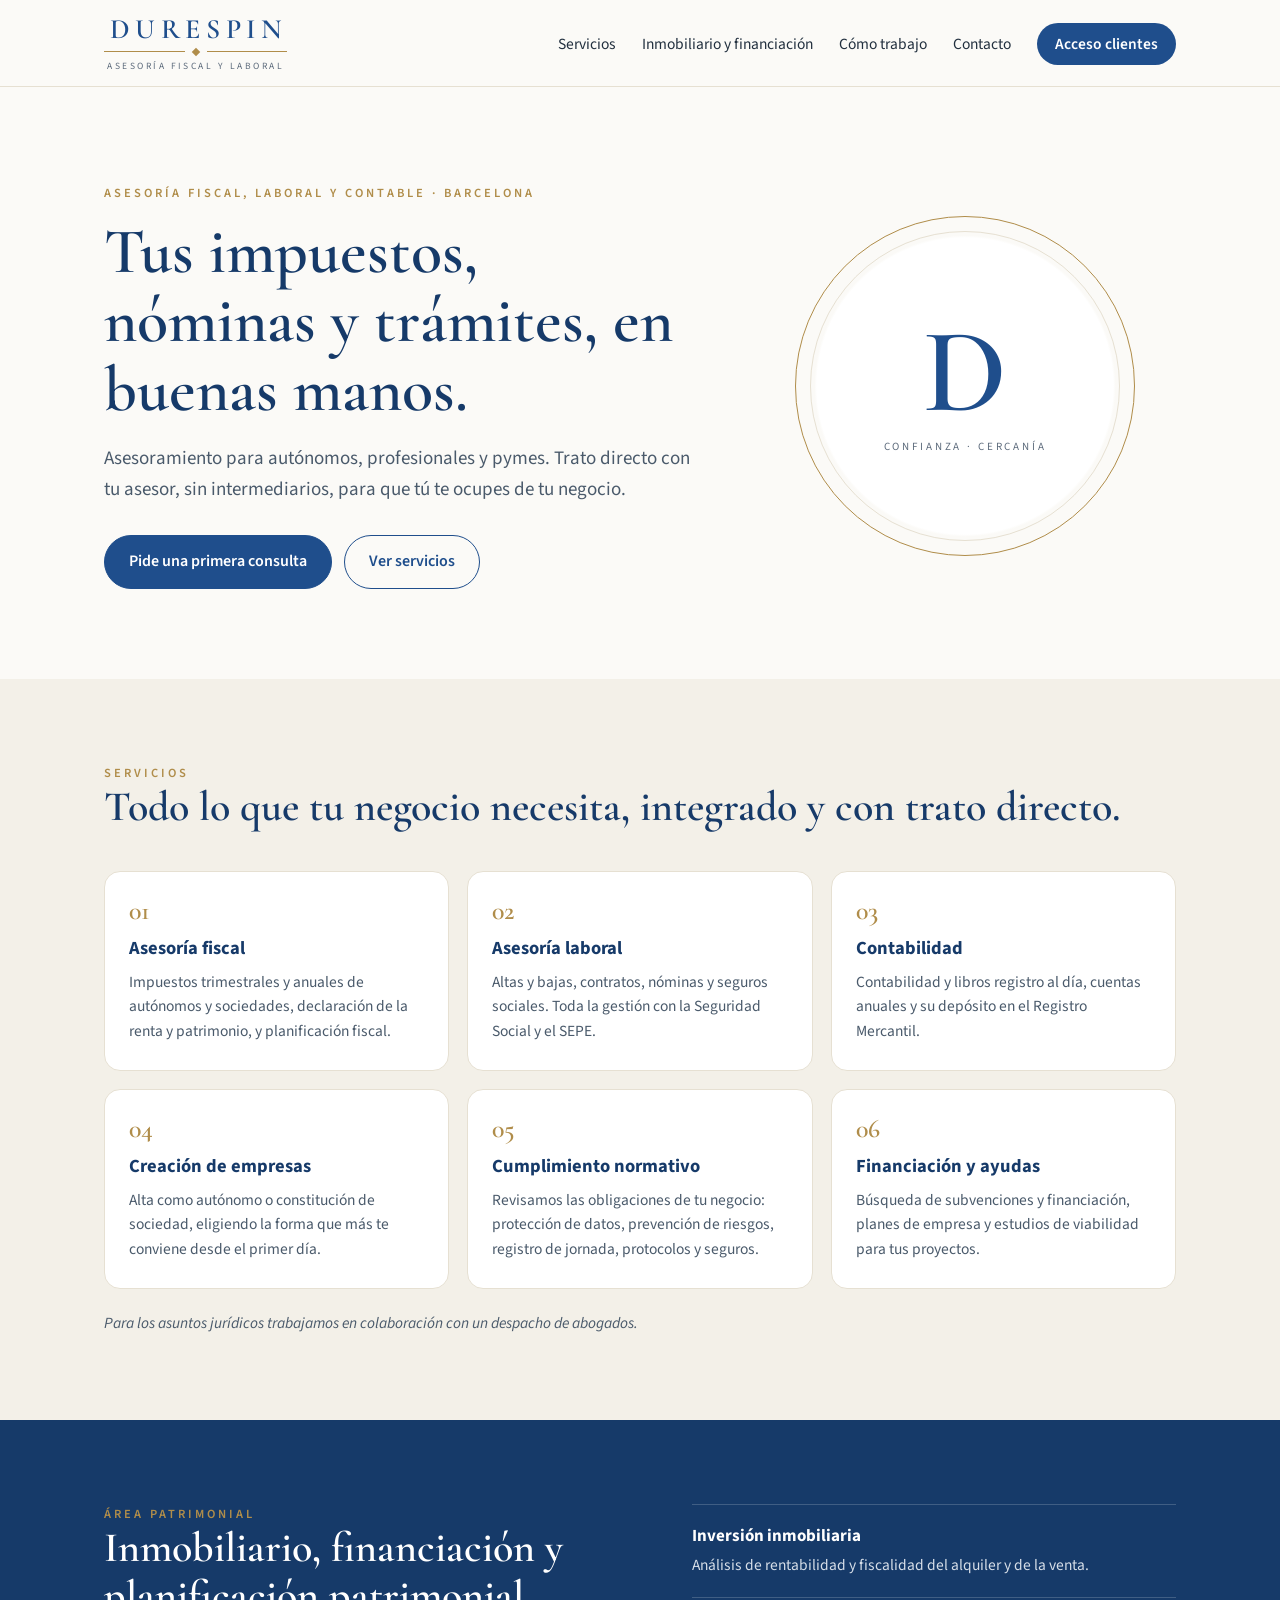
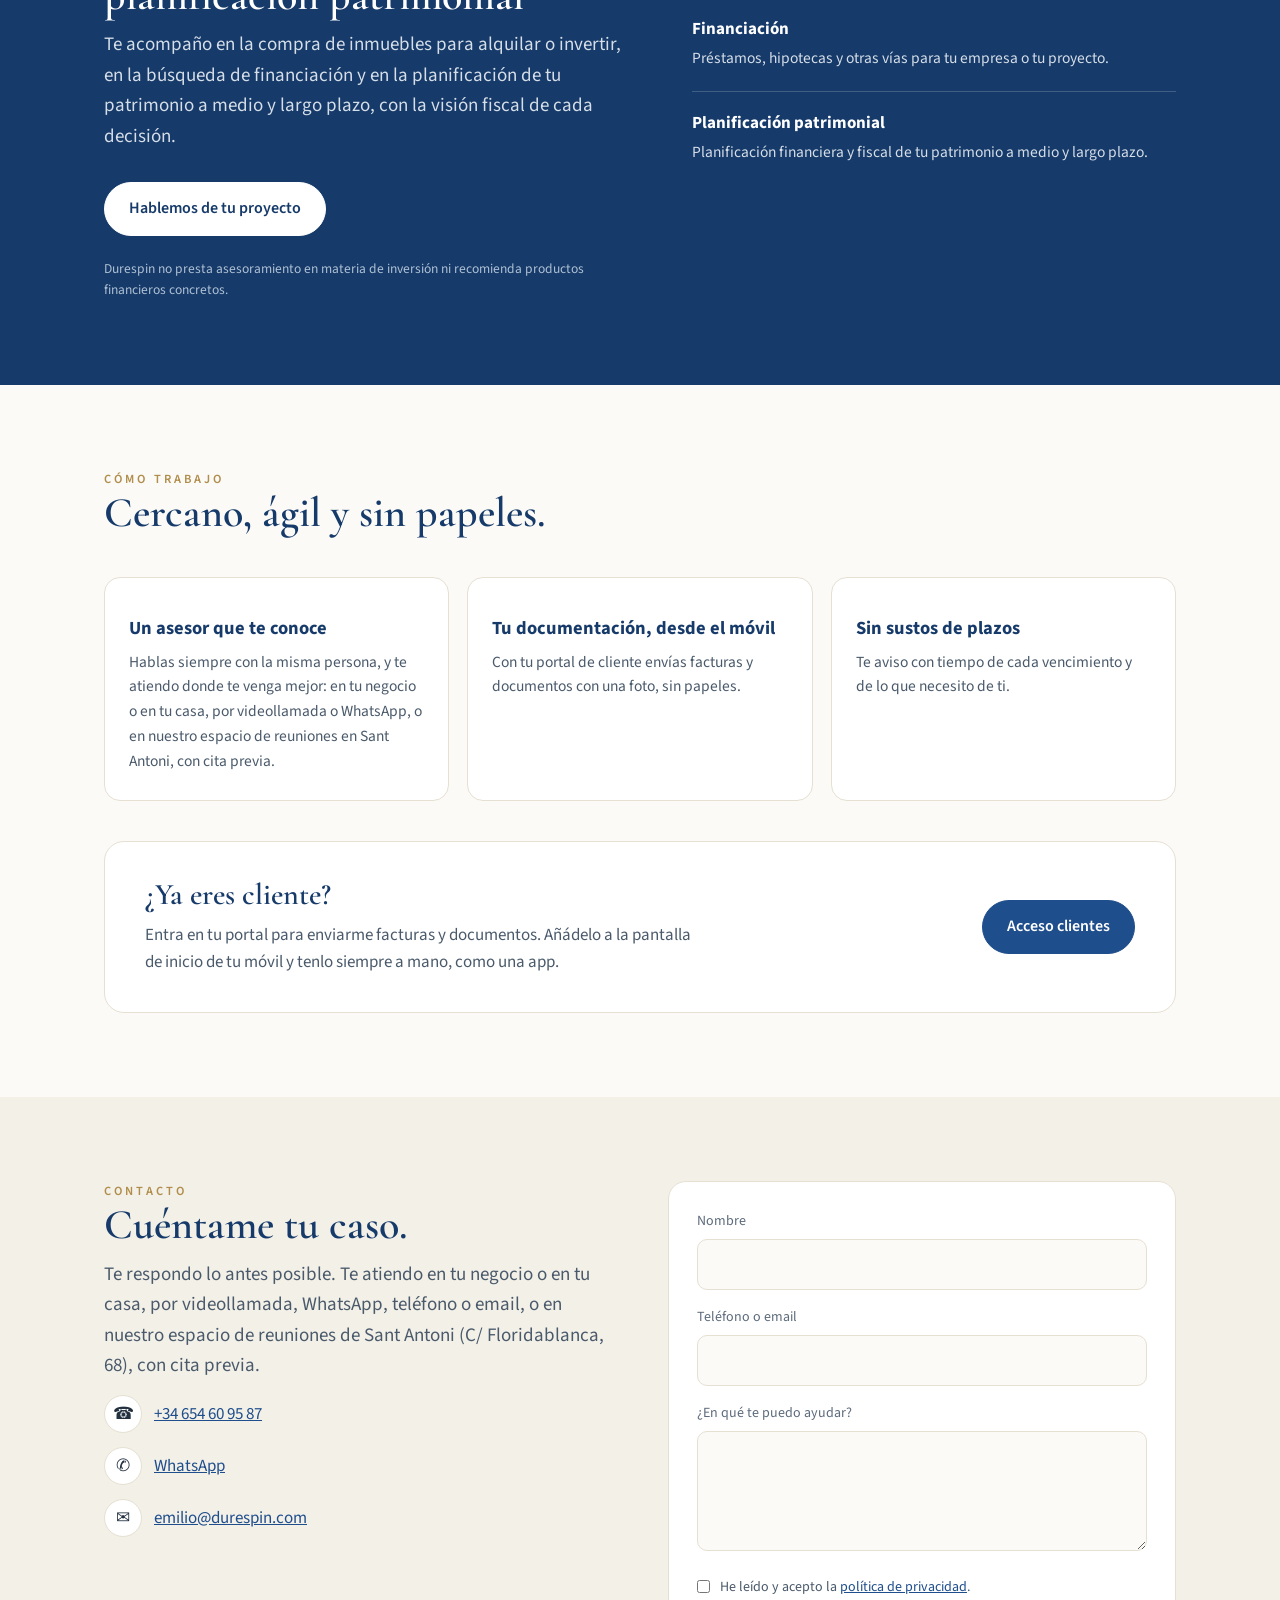
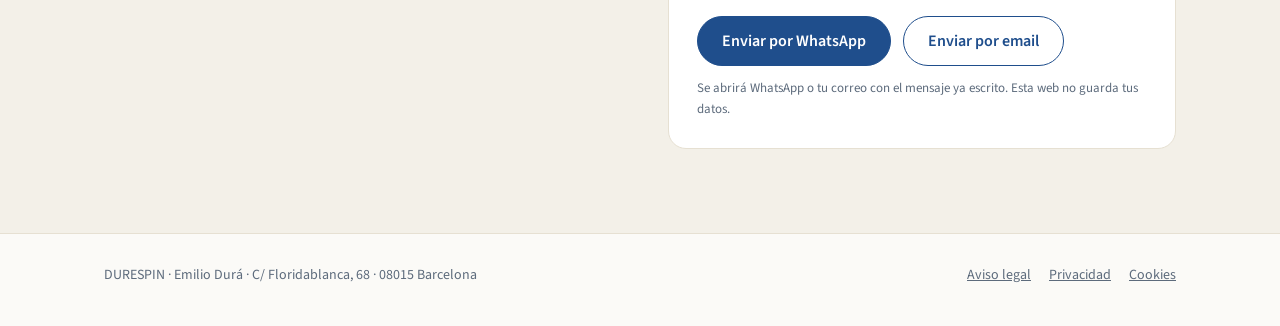
<file: index.html>
<!DOCTYPE html>
<html lang="es">
<head>
<meta charset="UTF-8">
<meta name="viewport" content="width=device-width, initial-scale=1.0">
<title>Durespin · Asesoría fiscal y laboral en Barcelona</title>
<meta name="description" content="Emilio Durá, asesor fiscal y laboral en Barcelona. Impuestos, nóminas, contabilidad y creación de empresas para autónomos, profesionales y pymes. Atención a domicilio y online.">
<meta name="theme-color" content="#1F4E8C">
<link rel="canonical" href="https://www.durespin.com/">
<meta property="og:title" content="Durespin · Asesoría fiscal y laboral">
<meta property="og:description" content="Impuestos, nóminas y trámites para autónomos y pymes, con trato directo con tu asesor.">
<meta property="og:url" content="https://www.durespin.com/">
<meta property="og:type" content="website">
<link rel="icon" href="/favicon.svg" type="image/svg+xml">
<link rel="preconnect" href="https://fonts.googleapis.com">
<link rel="preconnect" href="https://fonts.gstatic.com" crossorigin>
<link href="https://fonts.googleapis.com/css2?family=Cormorant+Garamond:wght@500;600&family=Source+Sans+3:wght@400;600&display=swap" rel="stylesheet">
<link rel="stylesheet" href="/estilo.css">
<script type="application/ld+json">
{"@context":"https://schema.org","@type":"AccountingService","name":"Durespin","founder":"Emilio Durá","description":"Asesoría fiscal, laboral y contable para autónomos, profesionales y pymes.","url":"https://www.durespin.com/","telephone":"+34654609587","email":"emilio@durespin.com","areaServed":"Barcelona","address":{"@type":"PostalAddress","streetAddress":"C/ Floridablanca, 68","postalCode":"08015","addressLocality":"Barcelona","addressCountry":"ES"}}
</script>
</head>
<body>
<header class="top">
  <div class="wrap">
    <a class="marca" href="/" aria-label="Durespin, inicio"><b>DURESPIN</b><span class="regla"><span></span><i></i><span></span></span><small>Asesoría fiscal y laboral</small></a>
    <button id="menuBtn" aria-expanded="false" aria-controls="menu">Menú</button>
    <nav id="menu">
      <a href="#servicios">Servicios</a>
      <a href="#patrimonio">Inmobiliario y financiación</a>
      <a href="#como">Cómo trabajo</a>
      <a href="#contacto">Contacto</a>
      <a class="cta" href="https://duraspinvest.github.io/portal-cliente/">Acceso clientes</a>
    </nav>
  </div>
</header>

<main>
<section class="hero">
  <div class="wrap">
    <div>
      <div class="eyebrow">Asesoría fiscal, laboral y contable · Barcelona</div>
      <h1>Tus impuestos, nóminas y trámites, en buenas manos.</h1>
      <p class="lead">Asesoramiento para autónomos, profesionales y pymes. Trato directo con tu asesor, sin intermediarios, para que tú te ocupes de tu negocio.</p>
      <div class="btns">
        <a class="btn p" href="#contacto">Pide una primera consulta</a>
        <a class="btn s" href="#servicios">Ver servicios</a>
      </div>
    </div>
    <div class="sello" aria-hidden="true"><div><b>D</b><small>CONFIANZA · CERCANÍA</small></div></div>
  </div>
</section>

<section id="servicios" class="alt">
  <div class="wrap">
    <div class="eyebrow">Servicios</div>
    <h2>Todo lo que tu negocio necesita, integrado y con trato directo.</h2>
    <div class="grid3">
      <div class="card"><div class="n">01</div><h3>Asesoría fiscal</h3><p>Impuestos trimestrales y anuales de autónomos y sociedades, declaración de la renta y patrimonio, y planificación fiscal.</p></div>
      <div class="card"><div class="n">02</div><h3>Asesoría laboral</h3><p>Altas y bajas, contratos, nóminas y seguros sociales. Toda la gestión con la Seguridad Social y el SEPE.</p></div>
      <div class="card"><div class="n">03</div><h3>Contabilidad</h3><p>Contabilidad y libros registro al día, cuentas anuales y su depósito en el Registro Mercantil.</p></div>
      <div class="card"><div class="n">04</div><h3>Creación de empresas</h3><p>Alta como autónomo o constitución de sociedad, eligiendo la forma que más te conviene desde el primer día.</p></div>
      <div class="card"><div class="n">05</div><h3>Cumplimiento normativo</h3><p>Revisamos las obligaciones de tu negocio: protección de datos, prevención de riesgos, registro de jornada, protocolos y seguros.</p></div>
      <div class="card"><div class="n">06</div><h3>Financiación y ayudas</h3><p>Búsqueda de subvenciones y financiación, planes de empresa y estudios de viabilidad para tus proyectos.</p></div>
    </div>
    <p class="nota-juridica">Para los asuntos jurídicos trabajamos en colaboración con un despacho de abogados.</p>
  </div>
</section>

<section id="patrimonio" class="band">
  <div class="wrap">
    <div>
      <div class="eyebrow">Área patrimonial</div>
      <h2>Inmobiliario, financiación y planificación patrimonial</h2>
      <p class="lead">Te acompaño en la compra de inmuebles para alquilar o invertir, en la búsqueda de financiación y en la planificación de tu patrimonio a medio y largo plazo, con la visión fiscal de cada decisión.</p>
      <div class="btns"><a class="btn p" href="#contacto">Hablemos de tu proyecto</a></div>
      <p class="nota">Durespin no presta asesoramiento en materia de inversión ni recomienda productos financieros concretos.</p>
    </div>
    <div>
      <div class="item"><b>Inversión inmobiliaria</b><span>Análisis de rentabilidad y fiscalidad del alquiler y de la venta.</span></div>
      <div class="item"><b>Financiación</b><span>Préstamos, hipotecas y otras vías para tu empresa o tu proyecto.</span></div>
      <div class="item"><b>Planificación patrimonial</b><span>Planificación financiera y fiscal de tu patrimonio a medio y largo plazo.</span></div>
    </div>
  </div>
</section>

<section id="como">
  <div class="wrap">
    <div class="eyebrow">Cómo trabajo</div>
    <h2>Cercano, ágil y sin papeles.</h2>
    <div class="grid3">
      <div class="card"><h3>Un asesor que te conoce</h3><p>Hablas siempre con la misma persona, y te atiendo donde te venga mejor: en tu negocio o en tu casa, por videollamada o WhatsApp, o en nuestro espacio de reuniones en Sant Antoni, con cita previa.</p></div>
      <div class="card"><h3>Tu documentación, desde el móvil</h3><p>Con tu portal de cliente envías facturas y documentos con una foto, sin papeles.</p></div>
      <div class="card"><h3>Sin sustos de plazos</h3><p>Te aviso con tiempo de cada vencimiento y de lo que necesito de ti.</p></div>
    </div>
    <div class="cliente" style="margin-top:40px">
      <div><h2 style="font-size:30px">¿Ya eres cliente?</h2><p>Entra en tu portal para enviarme facturas y documentos. Añádelo a la pantalla de inicio de tu móvil y tenlo siempre a mano, como una app.</p></div>
      <a class="btn p" href="https://duraspinvest.github.io/portal-cliente/">Acceso clientes</a>
    </div>
  </div>
</section>

<section id="contacto" class="alt">
  <div class="wrap contacto">
    <div>
      <div class="eyebrow">Contacto</div>
      <h2>Cuéntame tu caso.</h2>
      <p class="lead">Te respondo lo antes posible. Te atiendo en tu negocio o en tu casa, por videollamada, WhatsApp, teléfono o email, o en nuestro espacio de reuniones de Sant Antoni (C/ Floridablanca, 68), con cita previa.</p>
      <div class="dato"><i>☎</i><a href="tel:+34654609587">+34 654 60 95 87</a></div>
      <div class="dato"><i>✆</i><a href="https://wa.me/34654609587">WhatsApp</a></div>
      <div class="dato"><i>✉</i><a href="mailto:emilio@durespin.com">emilio@durespin.com</a></div>
    </div>
    <form id="form" novalidate>
      <label for="fNom">Nombre</label><input id="fNom" required autocomplete="name">
      <label for="fCon">Teléfono o email</label><input id="fCon" required autocomplete="email">
      <label for="fMsg">¿En qué te puedo ayudar?</label><textarea id="fMsg" required></textarea>
      <label class="check"><input type="checkbox" id="fOk" required> <span>He leído y acepto la <a href="/privacidad.html">política de privacidad</a>.</span></label>
      <div class="btns" style="margin-top:0">
        <button class="btn p" type="submit" data-via="wa">Enviar por WhatsApp</button>
        <button class="btn s" type="submit" data-via="mail">Enviar por email</button>
      </div>
      <p class="peq" id="fAviso">Se abrirá WhatsApp o tu correo con el mensaje ya escrito. Esta web no guarda tus datos.</p>
    </form>
  </div>
</section>
</main>

<footer class="pie">
  <div class="wrap">
    <span>DURESPIN · Emilio Durá · C/ Floridablanca, 68 · 08015 Barcelona</span>
    <span><a href="/aviso-legal.html">Aviso legal</a><a href="/privacidad.html">Privacidad</a><a href="/cookies.html">Cookies</a></span>
  </div>
</footer>

<script>
const b=document.getElementById('menuBtn'),m=document.getElementById('menu');
b.onclick=()=>{const o=m.classList.toggle('open');b.setAttribute('aria-expanded',o)};
m.querySelectorAll('a').forEach(a=>a.addEventListener('click',()=>m.classList.remove('open')));
let via='wa';
document.querySelectorAll('#form button').forEach(x=>x.addEventListener('click',()=>via=x.dataset.via));
document.getElementById('form').addEventListener('submit',e=>{
  e.preventDefault();
  const n=fNom.value.trim(),c=fCon.value.trim(),t=fMsg.value.trim(),av=document.getElementById('fAviso');
  if(!n||!c||!t){av.textContent='Rellena nombre, contacto y mensaje, por favor.';return}
  if(!fOk.checked){av.textContent='Para enviar, acepta la política de privacidad.';return}
  const txt='Hola Emilio, soy '+n+' ('+c+').\n\n'+t;
  if(via==='wa') window.open('https://wa.me/34654609587?text='+encodeURIComponent(txt),'_blank');
  else location.href='mailto:emilio@durespin.com?subject='+encodeURIComponent('Consulta web · '+n)+'&body='+encodeURIComponent(txt);
});
</script>
</body>
</html>
</file>
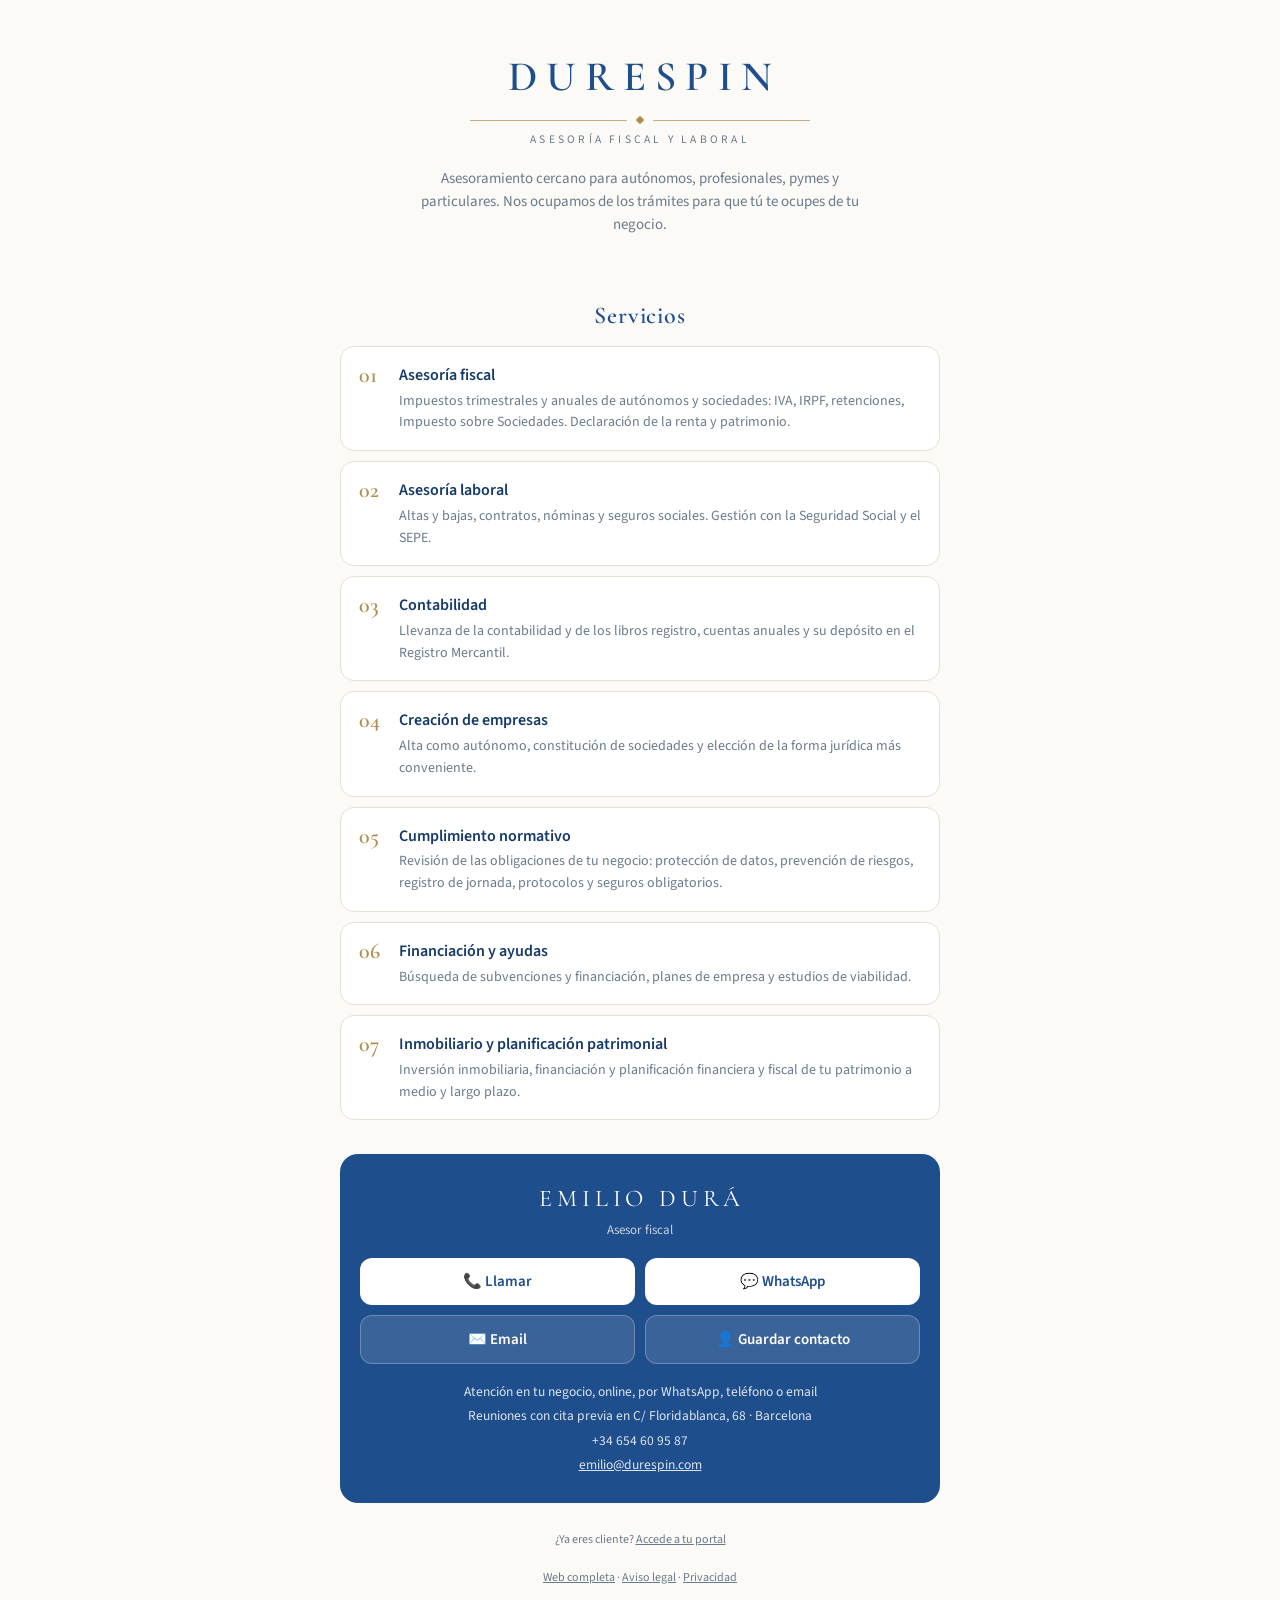
<file: servicios/index.html>
<!DOCTYPE html>
<html lang="es">
<head>
<meta charset="UTF-8">
<meta name="viewport" content="width=device-width, initial-scale=1.0">
<meta name="theme-color" content="#1F4E8C">
<link rel="icon" href="/favicon.svg" type="image/svg+xml">
<title>Durespin · Servicios de asesoría fiscal y laboral</title>
<meta name="description" content="Emilio Durá · Asesoría fiscal, laboral y contable para autónomos y empresas. Planificación financiera y patrimonial.">
<link rel="preconnect" href="https://fonts.googleapis.com">
<link rel="preconnect" href="https://fonts.gstatic.com" crossorigin>
<link href="https://fonts.googleapis.com/css2?family=Cormorant+Garamond:wght@500;600&family=Source+Sans+3:wght@400;600&display=swap" rel="stylesheet">
<style>
:root{--navy:#1F4E8C;--navy-d:#163A69;--gold:#B08D4A;--ink:#22303F;--muted:#6B7A8C;--line:#E6E0D2;--bg:#FBFAF7;}
*{box-sizing:border-box;margin:0;padding:0;}
body{font-family:'Source Sans 3',-apple-system,'Segoe UI',sans-serif;background:var(--bg);color:var(--ink);line-height:1.55;}
.wrap{max-width:640px;margin:0 auto;padding:0 20px;}
header{text-align:center;padding:44px 0 26px;}
.marca{font-family:'Cormorant Garamond',Georgia,serif;font-weight:600;font-size:clamp(30px,8vw,42px);letter-spacing:.22em;color:var(--navy);padding-left:.22em;}
.regla{display:flex;align-items:center;gap:10px;justify-content:center;margin:8px auto 8px;max-width:340px;}
.regla span{flex:1;height:1px;background:var(--gold);opacity:.7;}
.regla i{width:6px;height:6px;background:var(--gold);transform:rotate(45deg);}
.lema{font-size:11.5px;letter-spacing:.28em;text-transform:uppercase;color:var(--muted);}
.intro{text-align:center;color:var(--muted);font-size:15px;margin:18px auto 0;max-width:470px;}
h2{font-family:'Cormorant Garamond',Georgia,serif;font-weight:600;color:var(--navy);font-size:24px;letter-spacing:.04em;margin:34px 0 12px;text-align:center;}
.serv{background:white;border:1px solid var(--line);border-radius:14px;padding:16px 18px;margin-bottom:10px;display:flex;gap:14px;}
.num{font-family:'Cormorant Garamond',Georgia,serif;color:var(--gold);font-size:22px;font-weight:600;line-height:1.1;min-width:26px;}
.serv h3{font-size:16px;color:var(--navy-d);font-weight:600;margin-bottom:3px;}
.serv p{font-size:14px;color:var(--muted);}
.contacto{background:var(--navy);color:white;border-radius:18px;padding:26px 20px;margin:34px 0 18px;text-align:center;}
.contacto .nombre{font-family:'Cormorant Garamond',Georgia,serif;font-size:24px;letter-spacing:.2em;padding-left:.2em;}
.contacto .sub{font-size:13px;opacity:.75;margin:2px 0 18px;}
.btns{display:grid;grid-template-columns:1fr 1fr;gap:10px;}
.btn{display:flex;align-items:center;justify-content:center;gap:8px;padding:12px 10px;border-radius:12px;text-decoration:none;font-weight:600;font-size:15px;}
.b1{background:white;color:var(--navy);}
.b2{background:rgba(255,255,255,.12);color:white;border:1px solid rgba(255,255,255,.25);}
.btn.full{grid-column:1/-1;}
.datos{font-size:13.5px;opacity:.85;margin-top:16px;line-height:1.8;}
.datos a{color:white;}
footer{text-align:center;font-size:12px;color:var(--muted);padding:10px 0 36px;}
footer a{color:var(--muted);}
</style>
</head>
<body>
<div class="wrap">
  <header>
    <div class="marca">DURESPIN</div>
    <div class="regla"><span></span><i></i><span></span></div>
    <div class="lema">Asesoría fiscal y laboral</div>
    <p class="intro">Asesoramiento cercano para autónomos, profesionales, pymes y particulares. Nos ocupamos de los trámites para que tú te ocupes de tu negocio.</p>
  </header>

  <h2>Servicios</h2>
  <div class="serv"><div class="num">01</div><div><h3>Asesoría fiscal</h3><p>Impuestos trimestrales y anuales de autónomos y sociedades: IVA, IRPF, retenciones, Impuesto sobre Sociedades. Declaración de la renta y patrimonio.</p></div></div>
  <div class="serv"><div class="num">02</div><div><h3>Asesoría laboral</h3><p>Altas y bajas, contratos, nóminas y seguros sociales. Gestión con la Seguridad Social y el SEPE.</p></div></div>
  <div class="serv"><div class="num">03</div><div><h3>Contabilidad</h3><p>Llevanza de la contabilidad y de los libros registro, cuentas anuales y su depósito en el Registro Mercantil.</p></div></div>
  <div class="serv"><div class="num">04</div><div><h3>Creación de empresas</h3><p>Alta como autónomo, constitución de sociedades y elección de la forma jurídica más conveniente.</p></div></div>
  <div class="serv"><div class="num">05</div><div><h3>Cumplimiento normativo</h3><p>Revisión de las obligaciones de tu negocio: protección de datos, prevención de riesgos, registro de jornada, protocolos y seguros obligatorios.</p></div></div>
  <div class="serv"><div class="num">06</div><div><h3>Financiación y ayudas</h3><p>Búsqueda de subvenciones y financiación, planes de empresa y estudios de viabilidad.</p></div></div>
  <div class="serv"><div class="num">07</div><div><h3>Inmobiliario y planificación patrimonial</h3><p>Inversión inmobiliaria, financiación y planificación financiera y fiscal de tu patrimonio a medio y largo plazo.</p></div></div>

  <div class="contacto">
    <div class="nombre">EMILIO DURÁ</div>
    <div class="sub">Asesor fiscal</div>
    <div class="btns">
      <a class="btn b1" href="tel:+34654609587">📞 Llamar</a>
      <a class="btn b1" href="https://wa.me/34654609587?text=Hola%20Emilio%2C%20me%20gustar%C3%ADa%20informaci%C3%B3n%20sobre%20tus%20servicios.">💬 WhatsApp</a>
      <a class="btn b2" href="mailto:emilio@durespin.com?subject=Consulta%20Durespin">✉️ Email</a>
      <a class="btn b2" href="#" id="vcard" download="Emilio_Dura_Durespin.vcf">👤 Guardar contacto</a>
    </div>
    <div class="datos">Atención en tu negocio, online, por WhatsApp, teléfono o email<br>Reuniones con cita previa en C/ Floridablanca, 68 · Barcelona<br>+34 654 60 95 87<br><a href="mailto:emilio@durespin.com">emilio@durespin.com</a></div>
  </div>
  <footer>¿Ya eres cliente? <a href="https://duraspinvest.github.io/portal-cliente/">Accede a tu portal</a><br><br><a href="/">Web completa</a> · <a href="/aviso-legal.html">Aviso legal</a> · <a href="/privacidad.html">Privacidad</a></footer>
</div>
<script>
const v=['BEGIN:VCARD','VERSION:3.0','N:Durá;Emilio;;;','FN:Emilio Durá','ORG:Durespin','TITLE:Asesor fiscal','TEL;TYPE=CELL:+34654609587','EMAIL:emilio@durespin.com','URL:https://www.durespin.com/servicios/','NOTE:Asesoría fiscal y laboral','END:VCARD'].join('\r\n');
document.getElementById('vcard').href='data:text/vcard;charset=utf-8,'+encodeURIComponent(v);
</script>
</body>
</html>
</file>
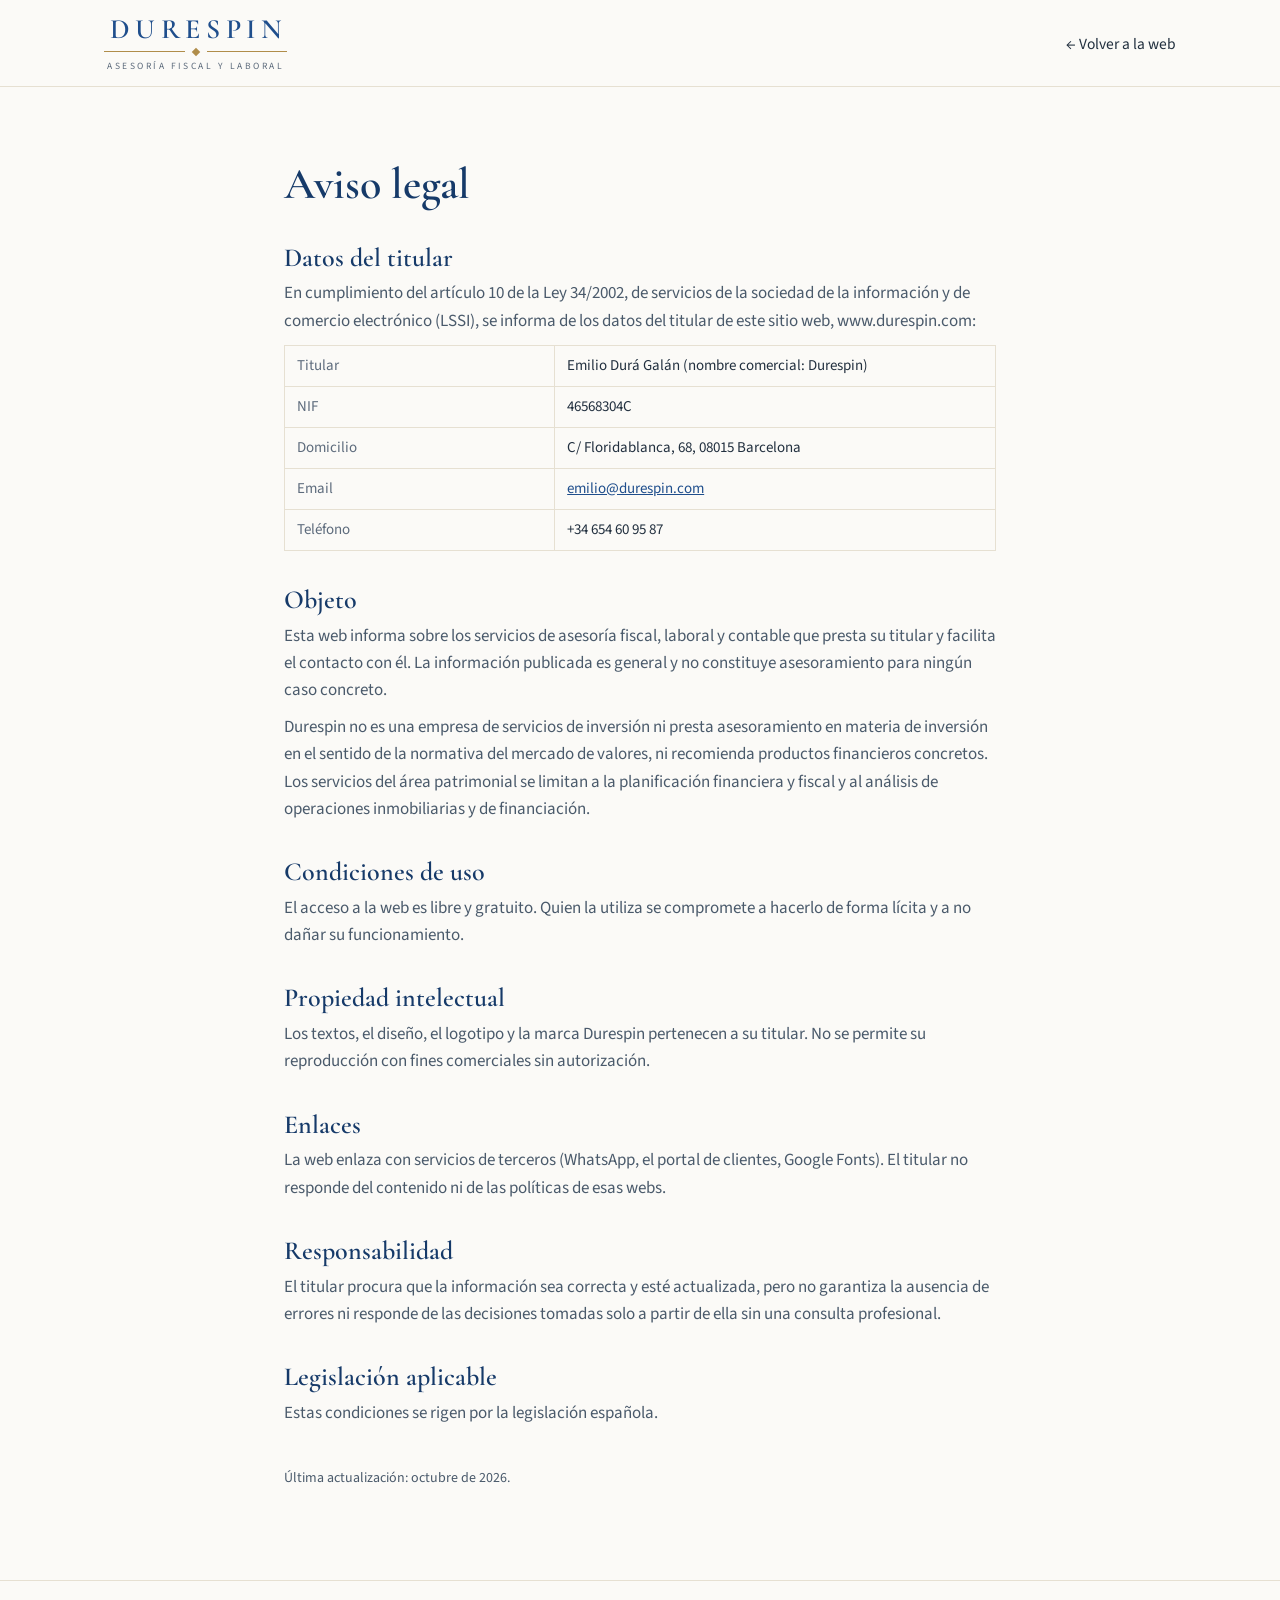
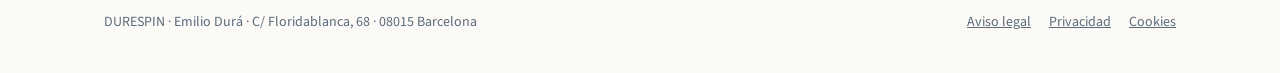
<file: aviso-legal.html>
<!DOCTYPE html>
<html lang="es"><head><meta charset="UTF-8"><meta name="viewport" content="width=device-width, initial-scale=1.0">
<title>Aviso legal · Durespin</title><meta name="robots" content="noindex"><meta name="theme-color" content="#1F4E8C">
<link rel="icon" href="/favicon.svg" type="image/svg+xml">
<link href="https://fonts.googleapis.com/css2?family=Cormorant+Garamond:wght@500;600&family=Source+Sans+3:wght@400;600&display=swap" rel="stylesheet">
<link rel="stylesheet" href="/estilo.css"></head><body>
<header class="top"><div class="wrap"><a class="marca" href="/"><b>DURESPIN</b><span class="regla"><span></span><i></i><span></span></span><small>Asesoría fiscal y laboral</small></a>
<nav style="display:flex;position:static;padding:0;border:0;background:none;flex-direction:row"><a href="/">← Volver a la web</a></nav></div></header>
<main class="wrap legal"><h1>Aviso legal</h1>

<h2>Datos del titular</h2>
<p>En cumplimiento del artículo 10 de la Ley 34/2002, de servicios de la sociedad de la información y de comercio electrónico (LSSI), se informa de los datos del titular de este sitio web, www.durespin.com:</p>
<table>
<tr><td>Titular</td><td>Emilio Durá Galán (nombre comercial: Durespin)</td></tr>
<tr><td>NIF</td><td>46568304C</td></tr>
<tr><td>Domicilio</td><td>C/ Floridablanca, 68, 08015 Barcelona</td></tr>
<tr><td>Email</td><td><a href="mailto:emilio@durespin.com">emilio@durespin.com</a></td></tr>
<tr><td>Teléfono</td><td>+34 654 60 95 87</td></tr>
</table>
<h2>Objeto</h2>
<p>Esta web informa sobre los servicios de asesoría fiscal, laboral y contable que presta su titular y facilita el contacto con él. La información publicada es general y no constituye asesoramiento para ningún caso concreto.</p>
<p>Durespin no es una empresa de servicios de inversión ni presta asesoramiento en materia de inversión en el sentido de la normativa del mercado de valores, ni recomienda productos financieros concretos. Los servicios del área patrimonial se limitan a la planificación financiera y fiscal y al análisis de operaciones inmobiliarias y de financiación.</p>
<h2>Condiciones de uso</h2>
<p>El acceso a la web es libre y gratuito. Quien la utiliza se compromete a hacerlo de forma lícita y a no dañar su funcionamiento.</p>
<h2>Propiedad intelectual</h2>
<p>Los textos, el diseño, el logotipo y la marca Durespin pertenecen a su titular. No se permite su reproducción con fines comerciales sin autorización.</p>
<h2>Enlaces</h2>
<p>La web enlaza con servicios de terceros (WhatsApp, el portal de clientes, Google Fonts). El titular no responde del contenido ni de las políticas de esas webs.</p>
<h2>Responsabilidad</h2>
<p>El titular procura que la información sea correcta y esté actualizada, pero no garantiza la ausencia de errores ni responde de las decisiones tomadas solo a partir de ella sin una consulta profesional.</p>
<h2>Legislación aplicable</h2>
<p>Estas condiciones se rigen por la legislación española.</p>
<p style="margin-top:40px;font-size:14px">Última actualización: octubre de 2026.</p></main>
<footer class="pie"><div class="wrap"><span>DURESPIN · Emilio Durá · C/ Floridablanca, 68 · 08015 Barcelona</span><span><a href="/aviso-legal.html">Aviso legal</a><a href="/privacidad.html">Privacidad</a><a href="/cookies.html">Cookies</a></span></div></footer>
</body></html>
</file>
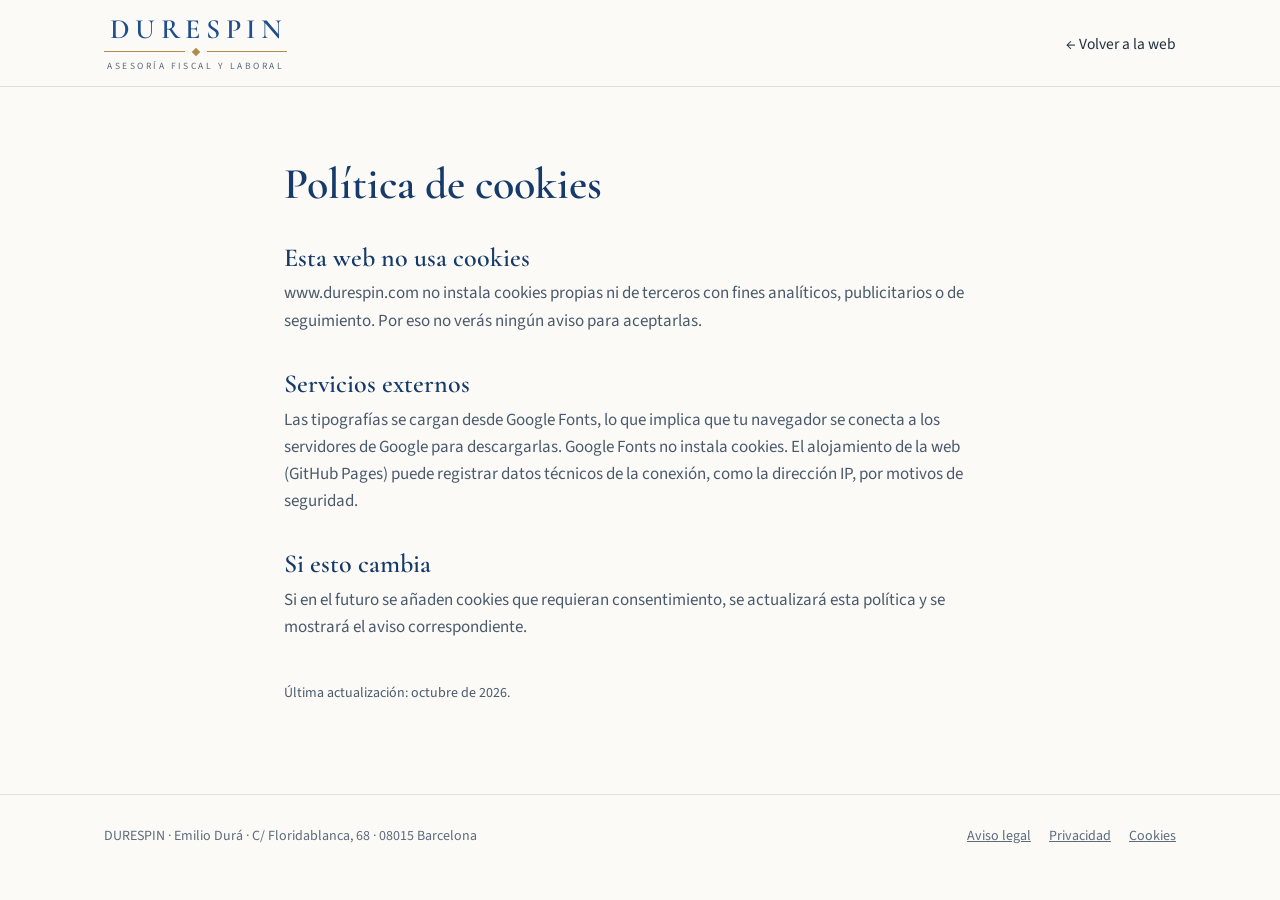
<file: cookies.html>
<!DOCTYPE html>
<html lang="es"><head><meta charset="UTF-8"><meta name="viewport" content="width=device-width, initial-scale=1.0">
<title>Política de cookies · Durespin</title><meta name="robots" content="noindex"><meta name="theme-color" content="#1F4E8C">
<link rel="icon" href="/favicon.svg" type="image/svg+xml">
<link href="https://fonts.googleapis.com/css2?family=Cormorant+Garamond:wght@500;600&family=Source+Sans+3:wght@400;600&display=swap" rel="stylesheet">
<link rel="stylesheet" href="/estilo.css"></head><body>
<header class="top"><div class="wrap"><a class="marca" href="/"><b>DURESPIN</b><span class="regla"><span></span><i></i><span></span></span><small>Asesoría fiscal y laboral</small></a>
<nav style="display:flex;position:static;padding:0;border:0;background:none;flex-direction:row"><a href="/">← Volver a la web</a></nav></div></header>
<main class="wrap legal"><h1>Política de cookies</h1>

<h2>Esta web no usa cookies</h2>
<p>www.durespin.com no instala cookies propias ni de terceros con fines analíticos, publicitarios o de seguimiento. Por eso no verás ningún aviso para aceptarlas.</p>
<h2>Servicios externos</h2>
<p>Las tipografías se cargan desde Google Fonts, lo que implica que tu navegador se conecta a los servidores de Google para descargarlas. Google Fonts no instala cookies. El alojamiento de la web (GitHub Pages) puede registrar datos técnicos de la conexión, como la dirección IP, por motivos de seguridad.</p>
<h2>Si esto cambia</h2>
<p>Si en el futuro se añaden cookies que requieran consentimiento, se actualizará esta política y se mostrará el aviso correspondiente.</p>
<p style="margin-top:40px;font-size:14px">Última actualización: octubre de 2026.</p></main>
<footer class="pie"><div class="wrap"><span>DURESPIN · Emilio Durá · C/ Floridablanca, 68 · 08015 Barcelona</span><span><a href="/aviso-legal.html">Aviso legal</a><a href="/privacidad.html">Privacidad</a><a href="/cookies.html">Cookies</a></span></div></footer>
</body></html>
</file>
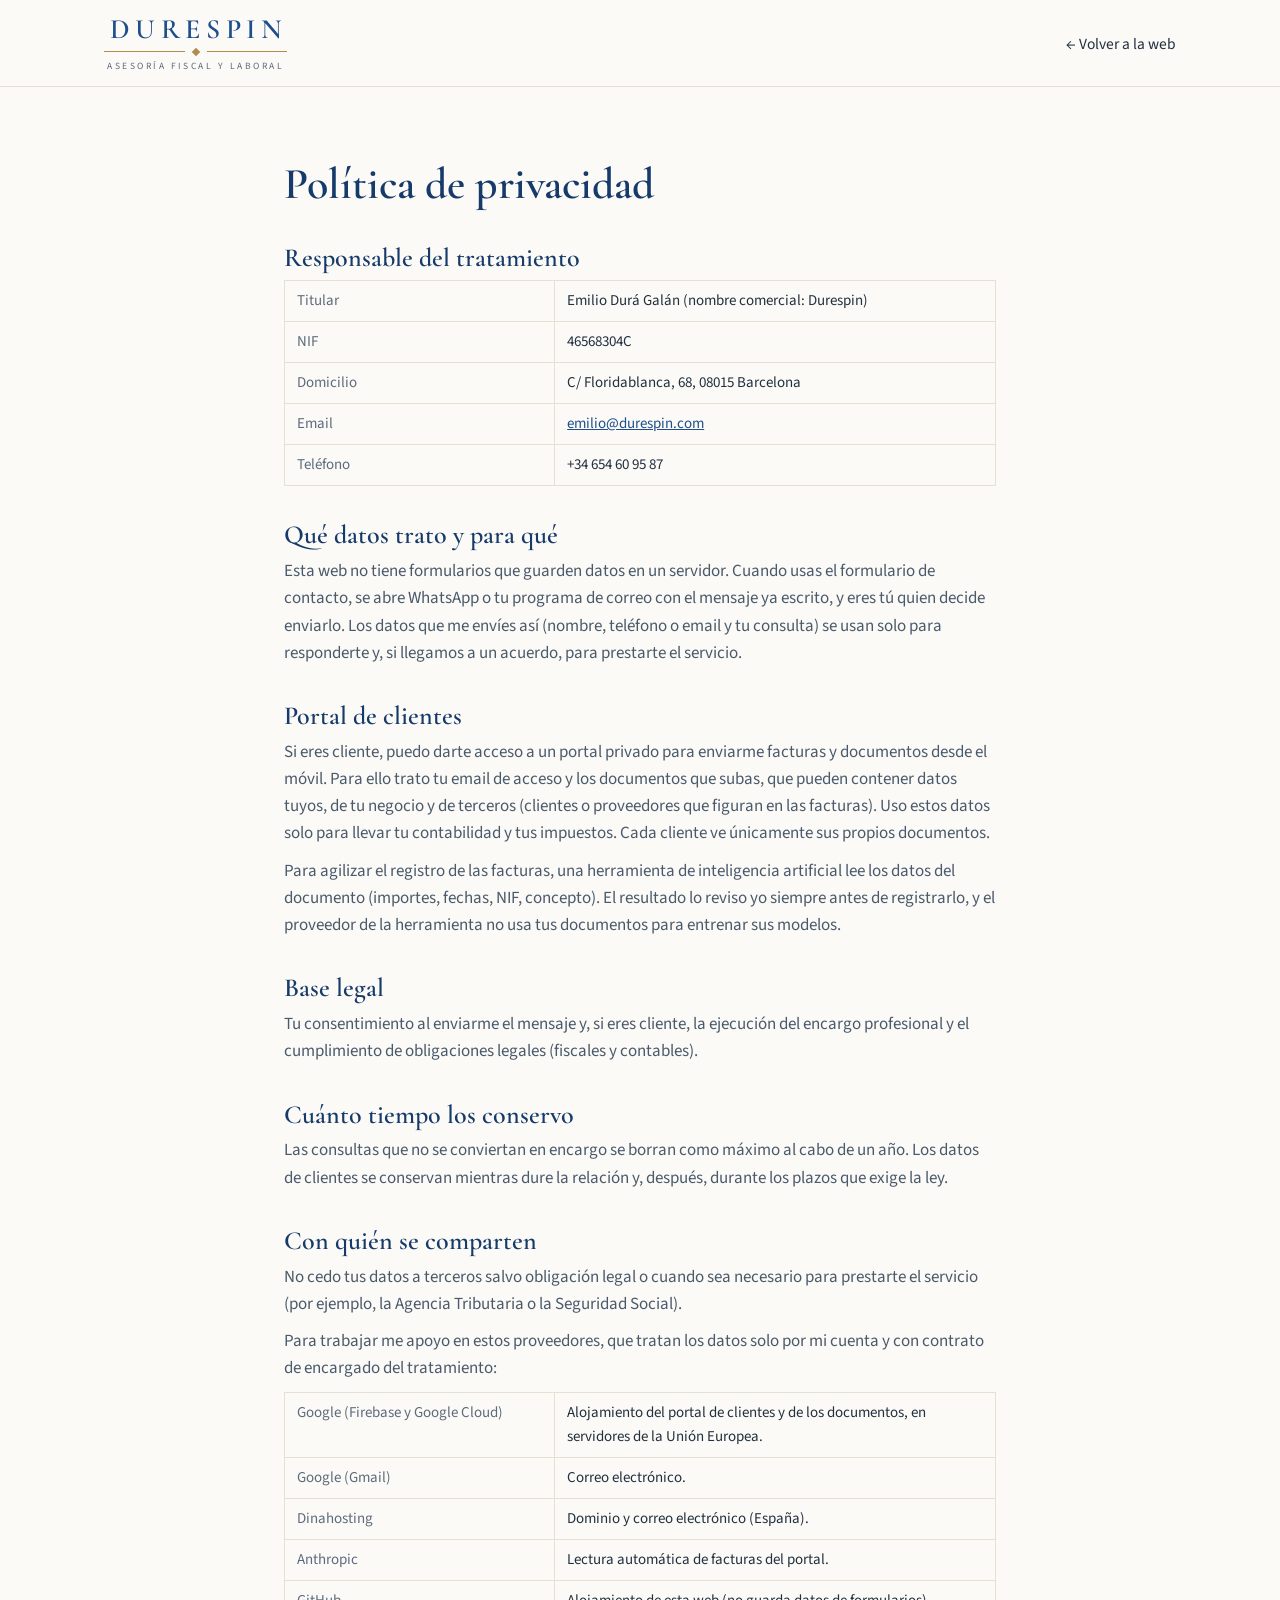
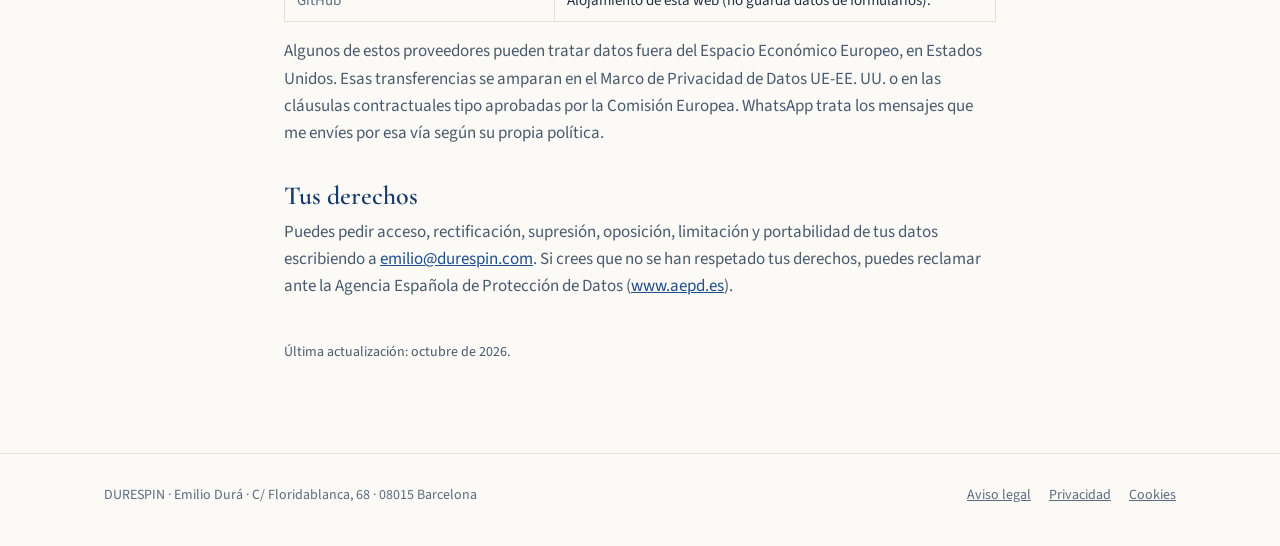
<file: privacidad.html>
<!DOCTYPE html>
<html lang="es"><head><meta charset="UTF-8"><meta name="viewport" content="width=device-width, initial-scale=1.0">
<title>Política de privacidad · Durespin</title><meta name="robots" content="noindex"><meta name="theme-color" content="#1F4E8C">
<link rel="icon" href="/favicon.svg" type="image/svg+xml">
<link href="https://fonts.googleapis.com/css2?family=Cormorant+Garamond:wght@500;600&family=Source+Sans+3:wght@400;600&display=swap" rel="stylesheet">
<link rel="stylesheet" href="/estilo.css"></head><body>
<header class="top"><div class="wrap"><a class="marca" href="/"><b>DURESPIN</b><span class="regla"><span></span><i></i><span></span></span><small>Asesoría fiscal y laboral</small></a>
<nav style="display:flex;position:static;padding:0;border:0;background:none;flex-direction:row"><a href="/">← Volver a la web</a></nav></div></header>
<main class="wrap legal"><h1>Política de privacidad</h1>

<h2>Responsable del tratamiento</h2>
<table>
<tr><td>Titular</td><td>Emilio Durá Galán (nombre comercial: Durespin)</td></tr>
<tr><td>NIF</td><td>46568304C</td></tr>
<tr><td>Domicilio</td><td>C/ Floridablanca, 68, 08015 Barcelona</td></tr>
<tr><td>Email</td><td><a href="mailto:emilio@durespin.com">emilio@durespin.com</a></td></tr>
<tr><td>Teléfono</td><td>+34 654 60 95 87</td></tr>
</table>
<h2>Qué datos trato y para qué</h2>
<p>Esta web no tiene formularios que guarden datos en un servidor. Cuando usas el formulario de contacto, se abre WhatsApp o tu programa de correo con el mensaje ya escrito, y eres tú quien decide enviarlo. Los datos que me envíes así (nombre, teléfono o email y tu consulta) se usan solo para responderte y, si llegamos a un acuerdo, para prestarte el servicio.</p>
<h2>Portal de clientes</h2>
<p>Si eres cliente, puedo darte acceso a un portal privado para enviarme facturas y documentos desde el móvil. Para ello trato tu email de acceso y los documentos que subas, que pueden contener datos tuyos, de tu negocio y de terceros (clientes o proveedores que figuran en las facturas). Uso estos datos solo para llevar tu contabilidad y tus impuestos. Cada cliente ve únicamente sus propios documentos.</p>
<p>Para agilizar el registro de las facturas, una herramienta de inteligencia artificial lee los datos del documento (importes, fechas, NIF, concepto). El resultado lo reviso yo siempre antes de registrarlo, y el proveedor de la herramienta no usa tus documentos para entrenar sus modelos.</p>
<h2>Base legal</h2>
<p>Tu consentimiento al enviarme el mensaje y, si eres cliente, la ejecución del encargo profesional y el cumplimiento de obligaciones legales (fiscales y contables).</p>
<h2>Cuánto tiempo los conservo</h2>
<p>Las consultas que no se conviertan en encargo se borran como máximo al cabo de un año. Los datos de clientes se conservan mientras dure la relación y, después, durante los plazos que exige la ley.</p>
<h2>Con quién se comparten</h2>
<p>No cedo tus datos a terceros salvo obligación legal o cuando sea necesario para prestarte el servicio (por ejemplo, la Agencia Tributaria o la Seguridad Social).</p>
<p>Para trabajar me apoyo en estos proveedores, que tratan los datos solo por mi cuenta y con contrato de encargado del tratamiento:</p>
<table>
<tr><td>Google (Firebase y Google Cloud)</td><td>Alojamiento del portal de clientes y de los documentos, en servidores de la Unión Europea.</td></tr>
<tr><td>Google (Gmail)</td><td>Correo electrónico.</td></tr>
<tr><td>Dinahosting</td><td>Dominio y correo electrónico (España).</td></tr>
<tr><td>Anthropic</td><td>Lectura automática de facturas del portal.</td></tr>
<tr><td>GitHub</td><td>Alojamiento de esta web (no guarda datos de formularios).</td></tr>
</table>
<p>Algunos de estos proveedores pueden tratar datos fuera del Espacio Económico Europeo, en Estados Unidos. Esas transferencias se amparan en el Marco de Privacidad de Datos UE-EE. UU. o en las cláusulas contractuales tipo aprobadas por la Comisión Europea. WhatsApp trata los mensajes que me envíes por esa vía según su propia política.</p>
<h2>Tus derechos</h2>
<p>Puedes pedir acceso, rectificación, supresión, oposición, limitación y portabilidad de tus datos escribiendo a <a href="mailto:emilio@durespin.com">emilio@durespin.com</a>. Si crees que no se han respetado tus derechos, puedes reclamar ante la Agencia Española de Protección de Datos (<a href="https://www.aepd.es">www.aepd.es</a>).</p>
<p style="margin-top:40px;font-size:14px">Última actualización: octubre de 2026.</p></main>
<footer class="pie"><div class="wrap"><span>DURESPIN · Emilio Durá · C/ Floridablanca, 68 · 08015 Barcelona</span><span><a href="/aviso-legal.html">Aviso legal</a><a href="/privacidad.html">Privacidad</a><a href="/cookies.html">Cookies</a></span></div></footer>
</body></html>
</file>
<file: estilo.css>
:root{--navy:#1F4E8C;--navy-d:#163A69;--gold:#B08D4A;--ink:#22303F;--muted:#4A5A6B;--soft:#5D6B7C;--line:#E6E0D2;--bg:#FBFAF7;--card:#fff}
*{box-sizing:border-box;margin:0;padding:0}
html{scroll-behavior:smooth}
body{font-family:'Source Sans 3',-apple-system,'Segoe UI',sans-serif;background:var(--bg);color:var(--ink);line-height:1.6;font-size:17px}
a{color:var(--navy)}a:hover{color:var(--navy-d)}
.wrap{max-width:1120px;margin:0 auto;padding:0 24px}
.serif{font-family:'Cormorant Garamond',Georgia,serif;font-weight:600}
/* Marca */
.marca{display:inline-flex;flex-direction:column;align-items:center;text-decoration:none}
.marca b{font-family:'Cormorant Garamond',Georgia,serif;font-weight:600;font-size:28px;letter-spacing:.2em;padding-left:.2em;color:var(--navy);line-height:1.1}
.regla{display:flex;align-items:center;gap:8px;width:100%;margin:4px 0}
.regla span{flex:1;height:1px;background:var(--gold)}
.regla i{width:6px;height:6px;background:var(--gold);transform:rotate(45deg)}
.marca small{font-size:9.5px;letter-spacing:.26em;color:var(--soft);text-transform:uppercase}
/* Cabecera */
header.top{position:sticky;top:0;z-index:10;background:rgba(251,250,247,.95);backdrop-filter:blur(6px);border-bottom:1px solid var(--line)}
header.top .wrap{display:flex;align-items:center;justify-content:space-between;gap:20px;padding-top:14px;padding-bottom:12px}
nav{display:flex;align-items:center;gap:26px}
nav a{text-decoration:none;color:var(--ink);font-size:15.5px}
nav a.cta{background:var(--navy);color:#fff;padding:9px 18px;border-radius:999px;font-weight:600}
nav a.cta:hover{background:var(--navy-d);color:#fff}
#menuBtn{display:none;background:none;border:1px solid var(--line);border-radius:10px;padding:8px 12px;font-size:15px;color:var(--navy);cursor:pointer}
@media(max-width:860px){
  #menuBtn{display:block}
  nav{display:none;position:absolute;top:100%;left:0;right:0;background:var(--bg);flex-direction:column;align-items:stretch;gap:0;border-bottom:1px solid var(--line);padding:6px 24px 16px}
  nav.open{display:flex}
  nav a{padding:12px 0;border-bottom:1px solid var(--line)}
  nav a.cta{margin-top:12px;text-align:center;border:0}
}
/* Secciones */
section{padding:84px 0}
.eyebrow{font-size:12.5px;letter-spacing:.24em;text-transform:uppercase;color:var(--gold);font-weight:600}
h1{font-family:'Cormorant Garamond',Georgia,serif;font-weight:600;color:var(--navy-d);font-size:clamp(38px,5.6vw,64px);line-height:1.08;margin:14px 0 20px}
h2{font-family:'Cormorant Garamond',Georgia,serif;font-weight:600;color:var(--navy-d);font-size:clamp(30px,3.6vw,42px);line-height:1.15;margin-bottom:10px}
.lead{font-size:19px;color:var(--muted);max-width:620px}
.btns{display:flex;flex-wrap:wrap;gap:12px;margin-top:30px}
.btn{display:inline-flex;align-items:center;justify-content:center;gap:8px;padding:13px 24px;border-radius:999px;text-decoration:none;font-weight:600;font-size:16px;border:1px solid var(--navy);cursor:pointer;font-family:inherit}
.btn.p{background:var(--navy);color:#fff}.btn.p:hover{background:var(--navy-d);color:#fff}
.btn.s{background:transparent;color:var(--navy)}
.hero{padding:96px 0 90px}
.hero .wrap{display:grid;grid-template-columns:1.4fr 1fr;gap:60px;align-items:center}
.sello{aspect-ratio:1;max-width:340px;justify-self:center;width:100%;border-radius:50%;border:1px solid var(--gold);display:grid;place-items:center;position:relative;background:radial-gradient(circle,#fff 0,#fff 62%,var(--bg) 63%)}
.sello::before{content:"";position:absolute;inset:14px;border-radius:50%;border:1px solid var(--line)}
.sello div{text-align:center}
.sello b{display:block;font-family:'Cormorant Garamond',Georgia,serif;font-size:120px;font-weight:600;color:var(--navy);line-height:1}
.sello small{font-size:11px;letter-spacing:.26em;color:var(--soft)}
@media(max-width:860px){.hero .wrap{grid-template-columns:1fr}.sello{max-width:220px}.sello b{font-size:80px}section{padding:64px 0}.hero{padding:56px 0}}
.grid3{display:grid;grid-template-columns:repeat(3,minmax(0,1fr));gap:18px;margin-top:40px}
@media(max-width:860px){.grid3{grid-template-columns:1fr}}
.card{background:var(--card);border:1px solid var(--line);border-radius:16px;padding:26px 24px}
.card .n{font-family:'Cormorant Garamond',Georgia,serif;font-size:26px;font-weight:600;color:var(--gold);line-height:1}
.card h3{font-size:18.5px;color:var(--navy-d);margin:10px 0 6px}
.card p{font-size:15.5px;color:var(--muted)}
.band{background:var(--navy-d);color:#fff}
.band h2{color:#fff}.band .lead{color:#D6DEE8}
.band .wrap{display:grid;grid-template-columns:1.1fr 1fr;gap:56px;align-items:start}
@media(max-width:860px){.band .wrap{grid-template-columns:1fr;gap:30px}}
.band .item{border-top:1px solid rgba(255,255,255,.18);padding:18px 0}
.band .item b{display:block;font-size:17px;margin-bottom:2px}
.band .item span{color:#D6DEE8;font-size:15.5px}
.band .btn.p{background:#fff;color:var(--navy-d);border-color:#fff}
.nota{font-size:13.5px;color:#AFC0D4;margin-top:22px}
.alt{background:#F3F0E8}
.cliente{display:flex;justify-content:space-between;align-items:center;gap:30px;flex-wrap:wrap;background:#fff;border:1px solid var(--line);border-radius:20px;padding:36px 40px}
.cliente p{color:var(--muted);max-width:560px}
.contacto{display:grid;grid-template-columns:1fr 1fr;gap:56px}
@media(max-width:860px){.contacto{grid-template-columns:1fr;gap:30px}}
.dato{display:flex;gap:12px;align-items:center;margin:14px 0;font-size:17px}
.dato i{font-style:normal;width:38px;height:38px;border-radius:50%;background:#fff;border:1px solid var(--line);display:grid;place-items:center}
form{background:#fff;border:1px solid var(--line);border-radius:18px;padding:28px}
label{display:block;font-size:14px;color:var(--soft);margin:0 0 6px}
input,textarea{width:100%;font:inherit;font-size:16px;padding:12px 14px;border:1px solid var(--line);border-radius:10px;background:var(--bg);color:var(--ink);margin-bottom:16px}
input:focus,textarea:focus{outline:2px solid var(--navy);outline-offset:-1px}
textarea{min-height:120px;resize:vertical}
.check{display:flex;gap:10px;align-items:flex-start;font-size:14px;color:var(--muted);margin-bottom:18px}
.check input{width:auto;margin:4px 0 0}
.peq{font-size:13px;color:var(--soft);margin-top:12px}
footer.pie{border-top:1px solid var(--line);padding:30px 0 40px;font-size:14px;color:var(--soft)}
footer.pie .wrap{display:flex;justify-content:space-between;gap:20px;flex-wrap:wrap;align-items:center}
footer.pie a{color:var(--soft);margin-left:18px}
/* Páginas legales */
.legal{max-width:760px;padding:60px 24px 80px}
.legal h1{font-size:44px}
.legal h2{font-size:26px;margin:34px 0 8px}
.legal p,.legal li{color:var(--muted);margin-bottom:10px}
.legal ul{padding-left:22px}
.legal table{border-collapse:collapse;width:100%;font-size:15px;margin:8px 0 16px}
.legal td{border:1px solid var(--line);padding:8px 12px;vertical-align:top}
.legal td:first-child{width:38%;color:var(--soft)}

.nota-juridica{margin-top:22px;font-size:15.5px;color:var(--muted);font-style:italic}
</file>
